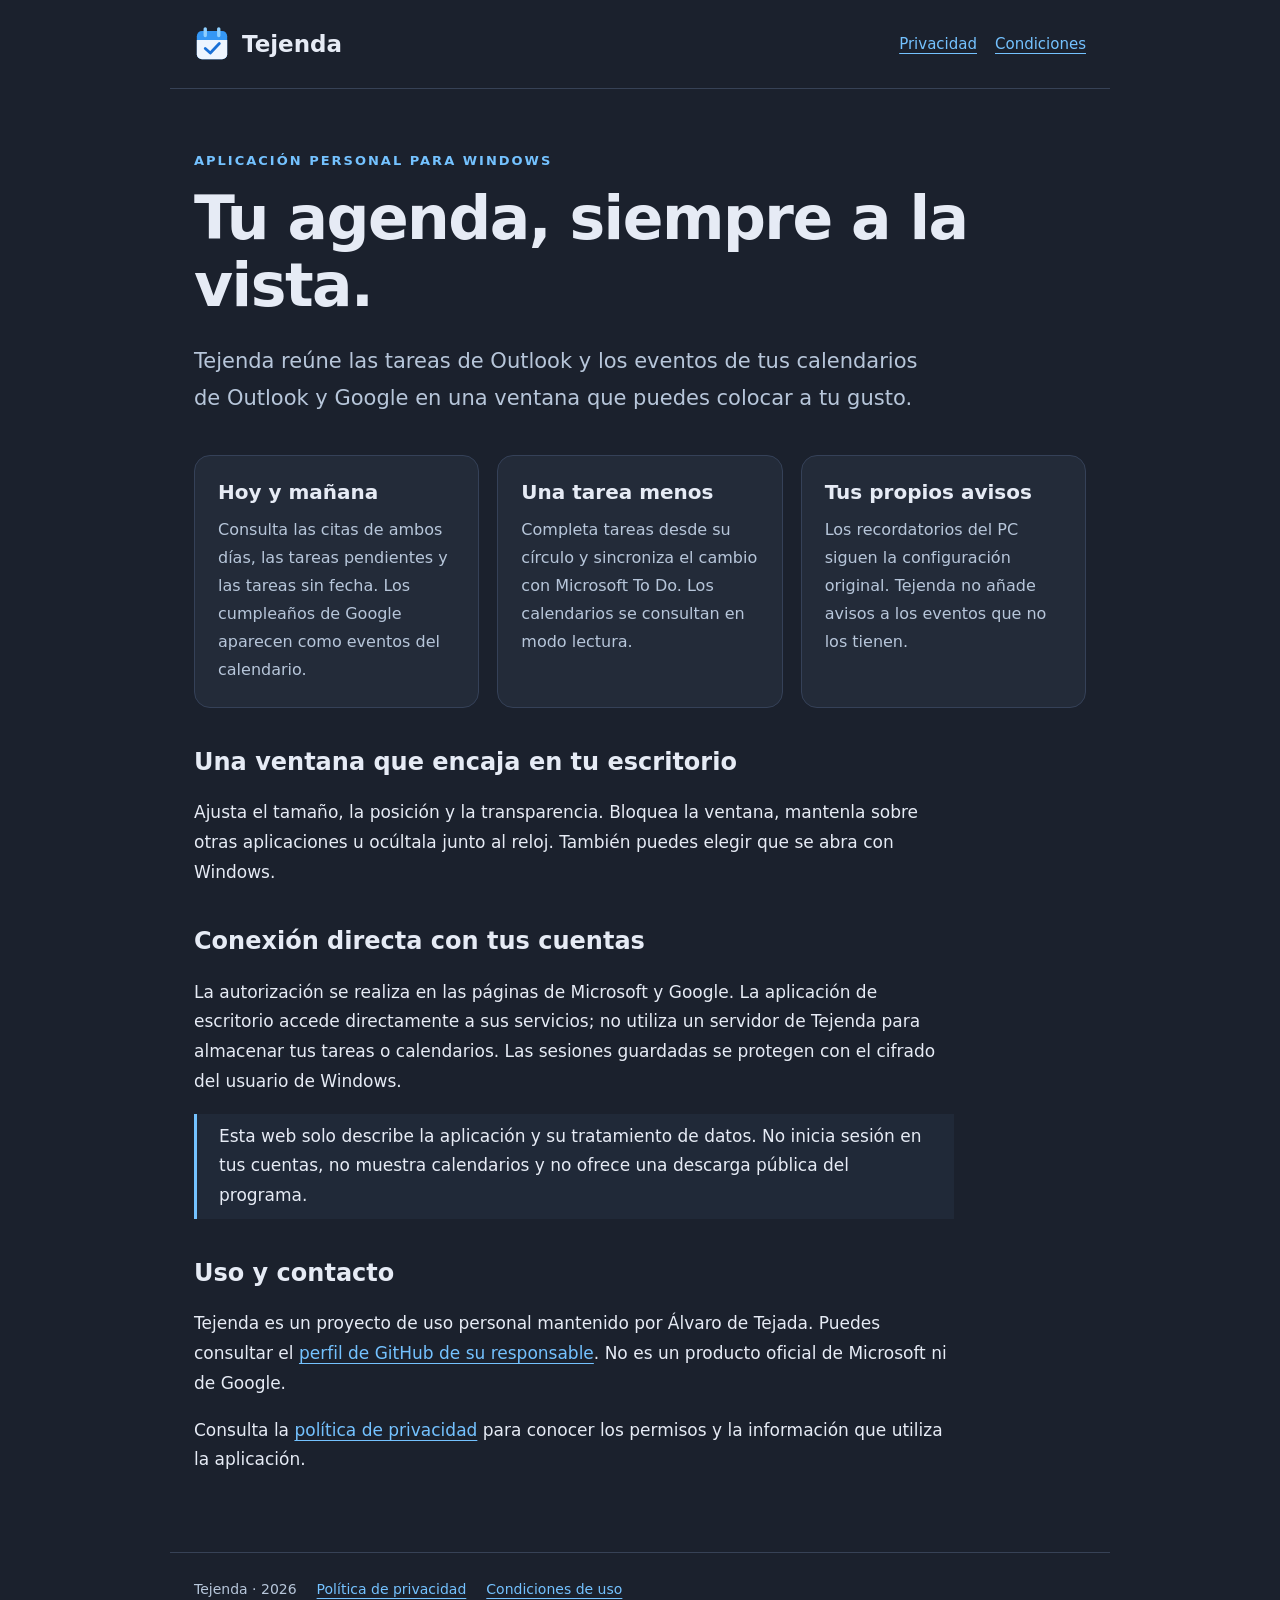
<file: index.html>
<!doctype html><html lang="es"><head><meta charset="utf-8"><meta name="viewport" content="width=device-width,initial-scale=1"><meta name="description" content="Tejenda: tareas de Outlook y calendarios de Outlook y Google en una ventana de Windows, con recordatorios de origen."><title>Tejenda · Tu agenda a la vista</title><link rel="stylesheet" href="style.css"></head><body>
<header><a class="brand" href="index.html"><svg viewBox="0 0 64 64" aria-hidden="true"><rect x="5" y="9" width="54" height="50" rx="9" fill="#3597f5"/><path d="M5 25h54v25a9 9 0 0 1-9 9H14a9 9 0 0 1-9-9" fill="#edf5ff"/><path d="M20 5v12M44 5v12" stroke="#8ecfff" stroke-width="6" stroke-linecap="round"/><path d="m20 40 9 8 16-17" fill="none" stroke="#1970d7" stroke-width="5" stroke-linecap="round" stroke-linejoin="round"/></svg>Tejenda</a><nav aria-label="Principal"><a href="privacidad.html">Privacidad</a><a href="condiciones.html">Condiciones</a></nav></header>
<main><span class="tag">Aplicación personal para Windows</span><h1>Tu agenda, siempre a la vista.</h1><p class="lead">Tejenda reúne las tareas de Outlook y los eventos de tus calendarios de Outlook y Google en una ventana que puedes colocar a tu gusto.</p>
<div class="grid"><section class="card"><h2>Hoy y mañana</h2><p>Consulta las citas de ambos días, las tareas pendientes y las tareas sin fecha. Los cumpleaños de Google aparecen como eventos del calendario.</p></section><section class="card"><h2>Una tarea menos</h2><p>Completa tareas desde su círculo y sincroniza el cambio con Microsoft To Do. Los calendarios se consultan en modo lectura.</p></section><section class="card"><h2>Tus propios avisos</h2><p>Los recordatorios del PC siguen la configuración original. Tejenda no añade avisos a los eventos que no los tienen.</p></section></div>
<h2>Una ventana que encaja en tu escritorio</h2><p>Ajusta el tamaño, la posición y la transparencia. Bloquea la ventana, mantenla sobre otras aplicaciones u ocúltala junto al reloj. También puedes elegir que se abra con Windows.</p>
<h2>Conexión directa con tus cuentas</h2><p>La autorización se realiza en las páginas de Microsoft y Google. La aplicación de escritorio accede directamente a sus servicios; no utiliza un servidor de Tejenda para almacenar tus tareas o calendarios. Las sesiones guardadas se protegen con el cifrado del usuario de Windows.</p>
<p class="note">Esta web solo describe la aplicación y su tratamiento de datos. No inicia sesión en tus cuentas, no muestra calendarios y no ofrece una descarga pública del programa.</p>
<h2>Uso y contacto</h2><p>Tejenda es un proyecto de uso personal mantenido por Álvaro de Tejada. Puedes consultar el <a href="https://github.com/Tejada70">perfil de GitHub de su responsable</a>. No es un producto oficial de Microsoft ni de Google.</p><p>Consulta la <a href="privacidad.html">política de privacidad</a> para conocer los permisos y la información que utiliza la aplicación.</p></main><footer><span>Tejenda · 2026</span><a href="privacidad.html">Política de privacidad</a><a href="condiciones.html">Condiciones de uso</a></footer></body></html>
</file>
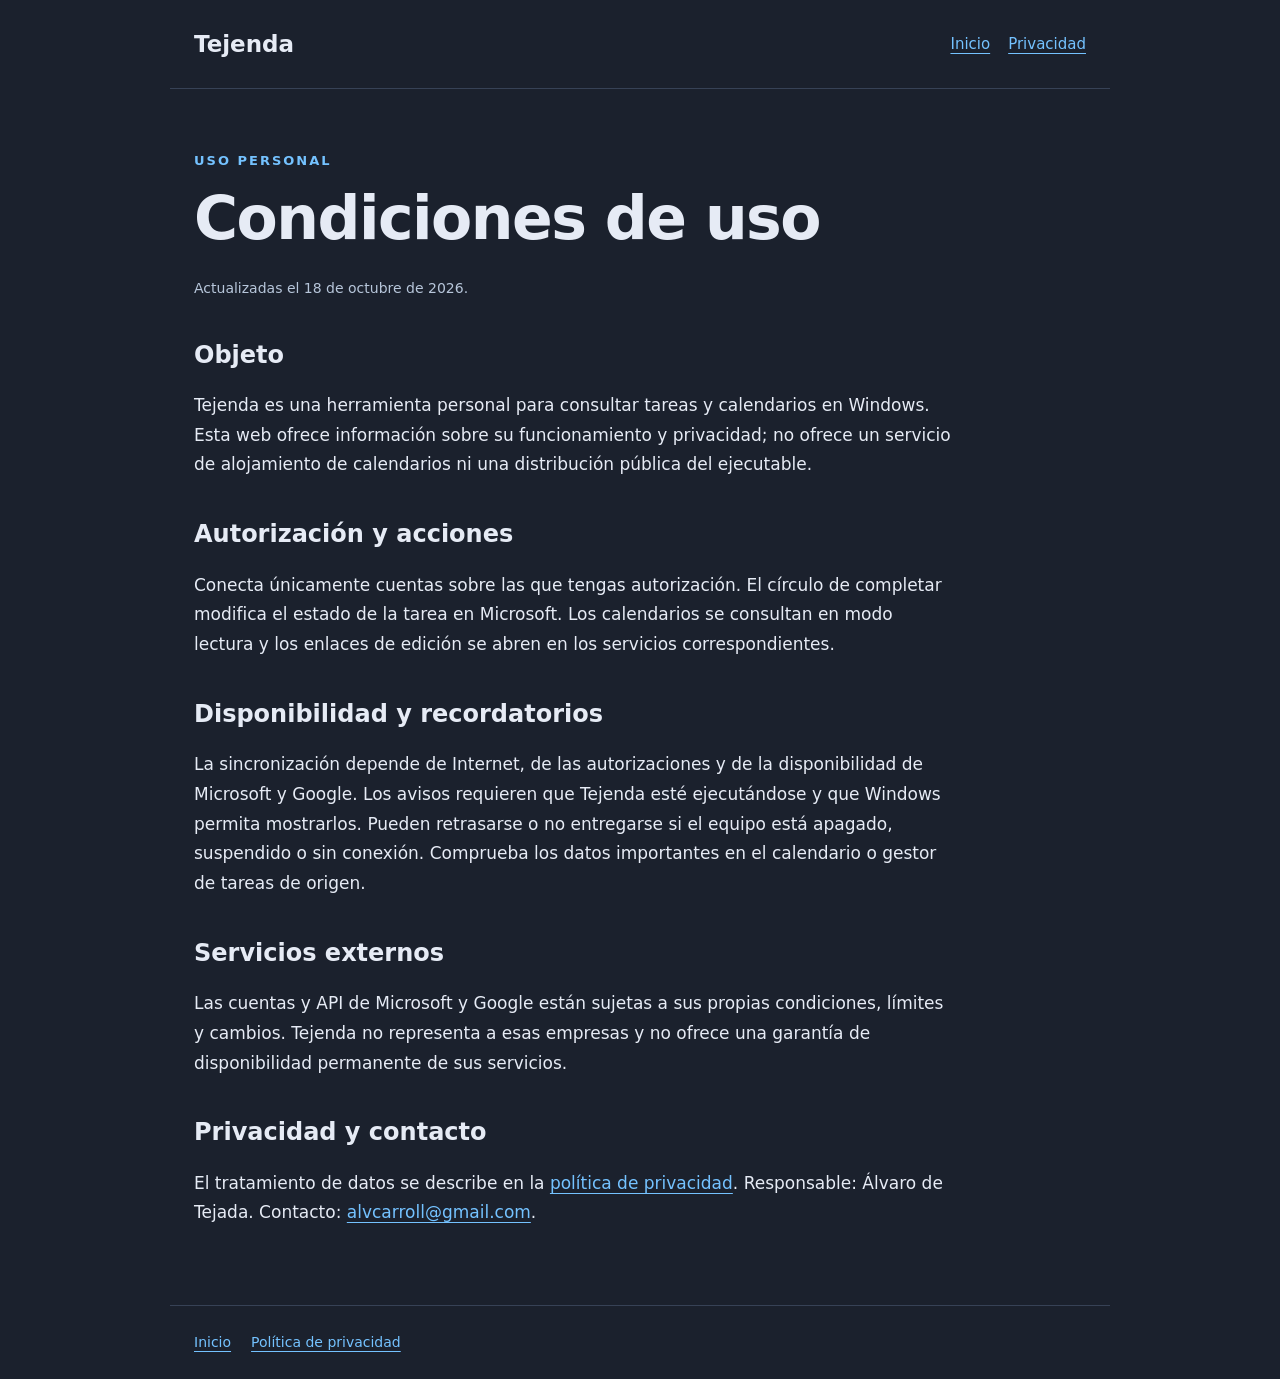
<file: condiciones.html>
<!doctype html><html lang="es"><head><meta charset="utf-8"><meta name="viewport" content="width=device-width,initial-scale=1"><title>Condiciones · Tejenda</title><link rel="stylesheet" href="style.css"></head><body><header><a class="brand" href="index.html">Tejenda</a><nav aria-label="Principal"><a href="index.html">Inicio</a><a href="privacidad.html">Privacidad</a></nav></header><main><span class="tag">Uso personal</span><h1>Condiciones de uso</h1><p class="updated">Actualizadas el 18 de octubre de 2026.</p><h2>Objeto</h2><p>Tejenda es una herramienta personal para consultar tareas y calendarios en Windows. Esta web ofrece información sobre su funcionamiento y privacidad; no ofrece un servicio de alojamiento de calendarios ni una distribución pública del ejecutable.</p><h2>Autorización y acciones</h2><p>Conecta únicamente cuentas sobre las que tengas autorización. El círculo de completar modifica el estado de la tarea en Microsoft. Los calendarios se consultan en modo lectura y los enlaces de edición se abren en los servicios correspondientes.</p><h2>Disponibilidad y recordatorios</h2><p>La sincronización depende de Internet, de las autorizaciones y de la disponibilidad de Microsoft y Google. Los avisos requieren que Tejenda esté ejecutándose y que Windows permita mostrarlos. Pueden retrasarse o no entregarse si el equipo está apagado, suspendido o sin conexión. Comprueba los datos importantes en el calendario o gestor de tareas de origen.</p><h2>Servicios externos</h2><p>Las cuentas y API de Microsoft y Google están sujetas a sus propias condiciones, límites y cambios. Tejenda no representa a esas empresas y no ofrece una garantía de disponibilidad permanente de sus servicios.</p><h2>Privacidad y contacto</h2><p>El tratamiento de datos se describe en la <a href="privacidad.html">política de privacidad</a>. Responsable: Álvaro de Tejada. Contacto: <a href="mailto:alvcarroll@gmail.com">alvcarroll@gmail.com</a>.</p></main><footer><a href="index.html">Inicio</a><a href="privacidad.html">Política de privacidad</a></footer></body></html>
</file>
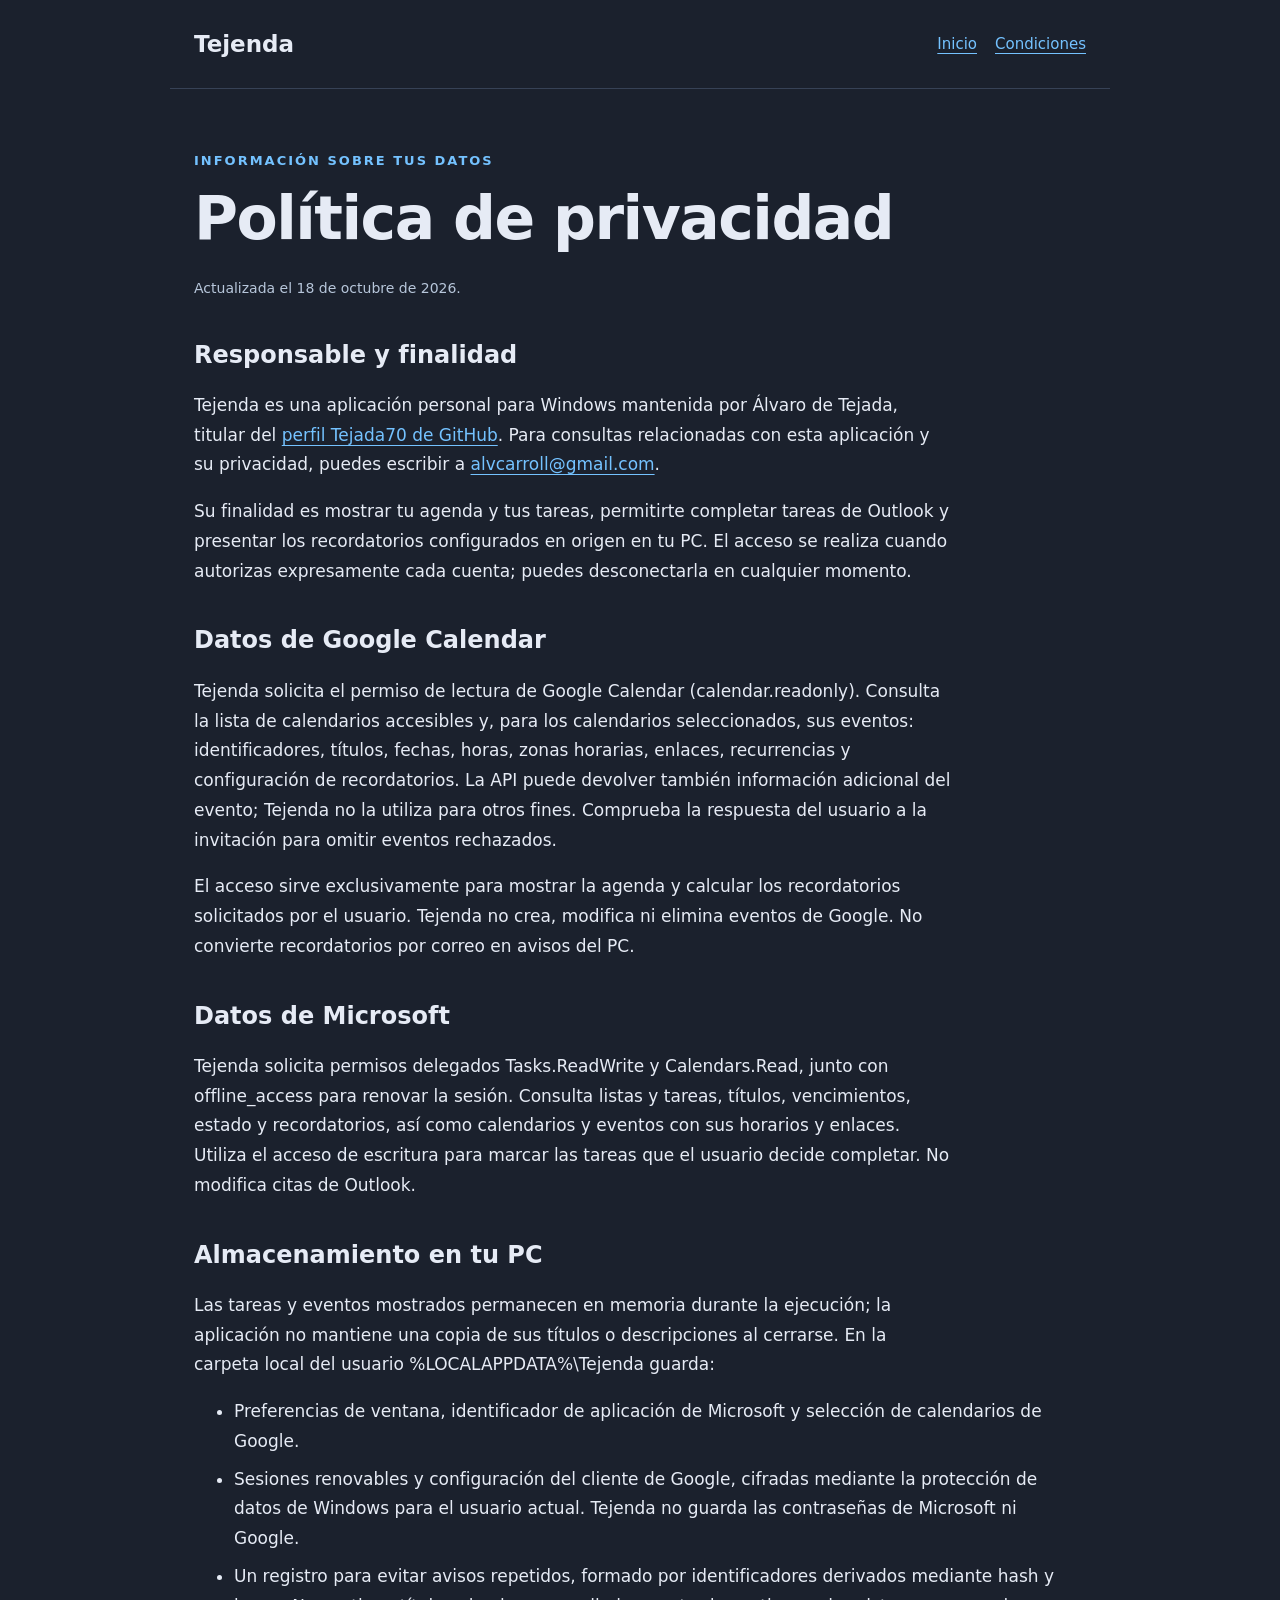
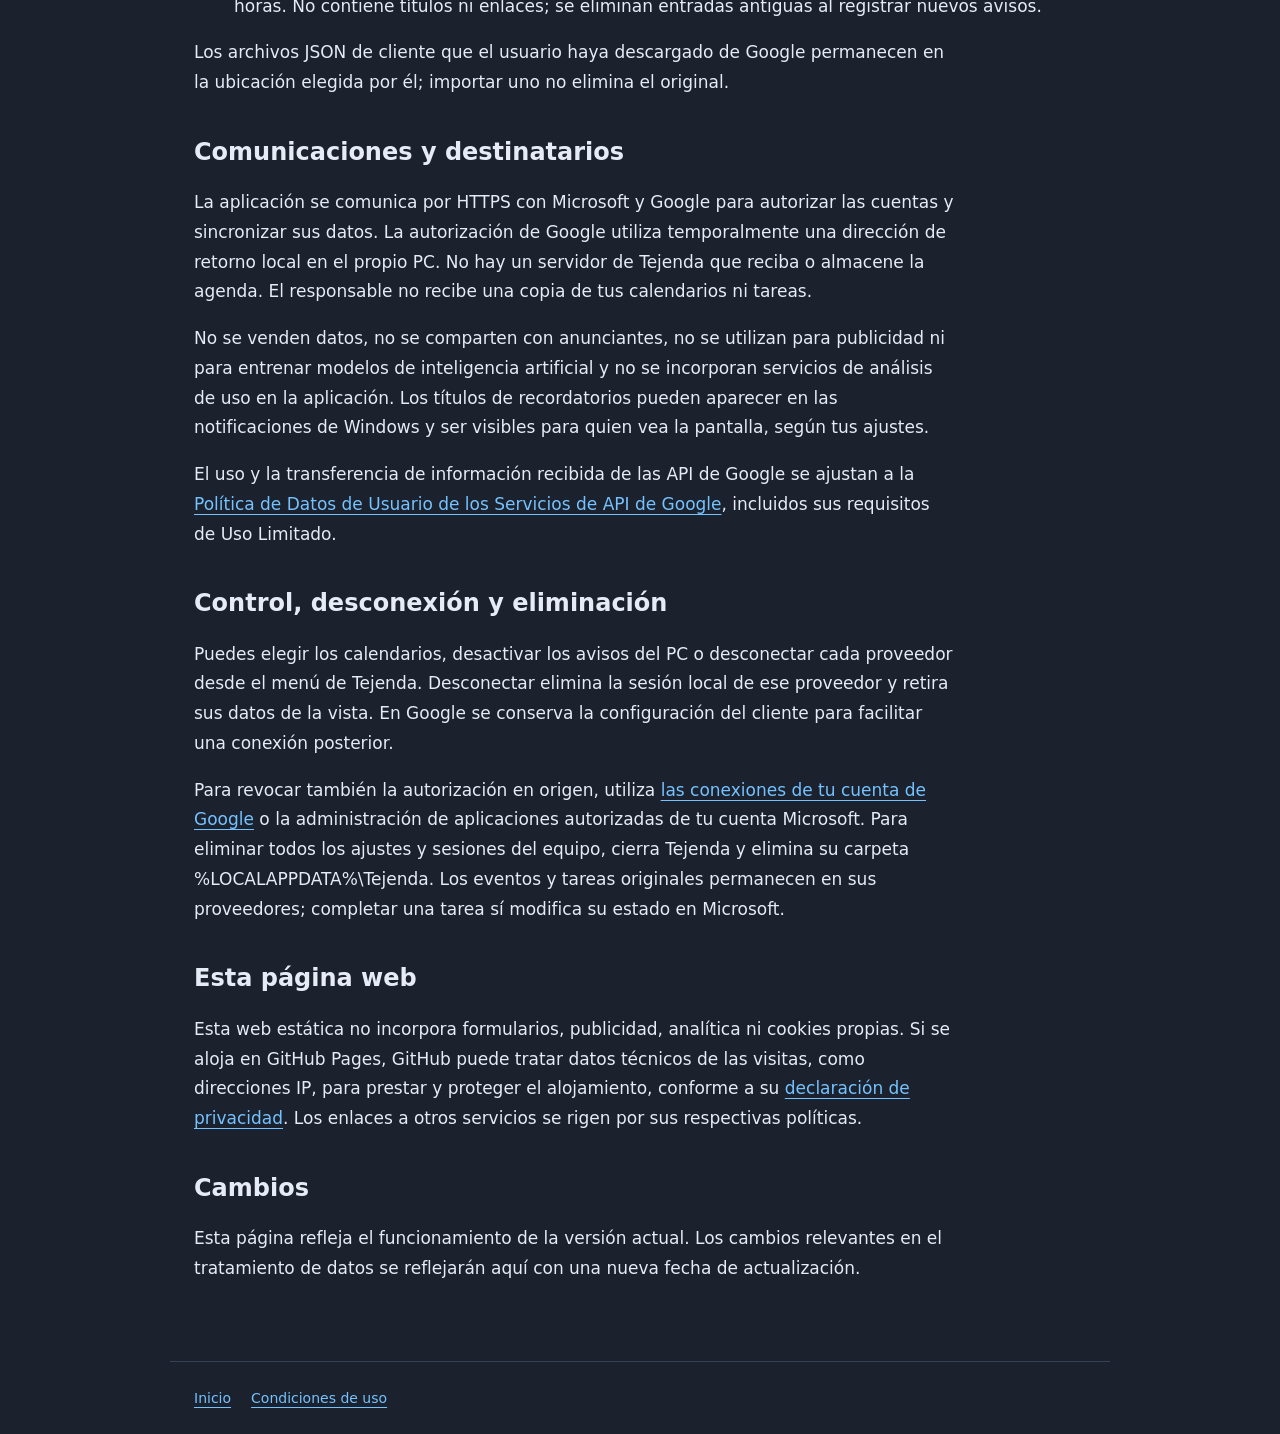
<file: privacidad.html>
<!doctype html><html lang="es"><head><meta charset="utf-8"><meta name="viewport" content="width=device-width,initial-scale=1"><title>Privacidad · Tejenda</title><link rel="stylesheet" href="style.css"></head><body><header><a class="brand" href="index.html">Tejenda</a><nav aria-label="Principal"><a href="index.html">Inicio</a><a href="condiciones.html">Condiciones</a></nav></header><main><span class="tag">Información sobre tus datos</span><h1>Política de privacidad</h1><p class="updated">Actualizada el 18 de octubre de 2026.</p>
<h2>Responsable y finalidad</h2><p>Tejenda es una aplicación personal para Windows mantenida por Álvaro de Tejada, titular del <a href="https://github.com/Tejada70">perfil Tejada70 de GitHub</a>. Para consultas relacionadas con esta aplicación y su privacidad, puedes escribir a <a href="mailto:alvcarroll@gmail.com">alvcarroll@gmail.com</a>.</p><p>Su finalidad es mostrar tu agenda y tus tareas, permitirte completar tareas de Outlook y presentar los recordatorios configurados en origen en tu PC. El acceso se realiza cuando autorizas expresamente cada cuenta; puedes desconectarla en cualquier momento.</p>
<h2>Datos de Google Calendar</h2><p>Tejenda solicita el permiso de lectura de Google Calendar (calendar.readonly). Consulta la lista de calendarios accesibles y, para los calendarios seleccionados, sus eventos: identificadores, títulos, fechas, horas, zonas horarias, enlaces, recurrencias y configuración de recordatorios. La API puede devolver también información adicional del evento; Tejenda no la utiliza para otros fines. Comprueba la respuesta del usuario a la invitación para omitir eventos rechazados.</p><p>El acceso sirve exclusivamente para mostrar la agenda y calcular los recordatorios solicitados por el usuario. Tejenda no crea, modifica ni elimina eventos de Google. No convierte recordatorios por correo en avisos del PC.</p>
<h2>Datos de Microsoft</h2><p>Tejenda solicita permisos delegados Tasks.ReadWrite y Calendars.Read, junto con offline_access para renovar la sesión. Consulta listas y tareas, títulos, vencimientos, estado y recordatorios, así como calendarios y eventos con sus horarios y enlaces. Utiliza el acceso de escritura para marcar las tareas que el usuario decide completar. No modifica citas de Outlook.</p>
<h2>Almacenamiento en tu PC</h2><p>Las tareas y eventos mostrados permanecen en memoria durante la ejecución; la aplicación no mantiene una copia de sus títulos o descripciones al cerrarse. En la carpeta local del usuario %LOCALAPPDATA%\Tejenda guarda:</p><ul><li>Preferencias de ventana, identificador de aplicación de Microsoft y selección de calendarios de Google.</li><li>Sesiones renovables y configuración del cliente de Google, cifradas mediante la protección de datos de Windows para el usuario actual. Tejenda no guarda las contraseñas de Microsoft ni Google.</li><li>Un registro para evitar avisos repetidos, formado por identificadores derivados mediante hash y horas. No contiene títulos ni enlaces; se eliminan entradas antiguas al registrar nuevos avisos.</li></ul><p>Los archivos JSON de cliente que el usuario haya descargado de Google permanecen en la ubicación elegida por él; importar uno no elimina el original.</p>
<h2>Comunicaciones y destinatarios</h2><p>La aplicación se comunica por HTTPS con Microsoft y Google para autorizar las cuentas y sincronizar sus datos. La autorización de Google utiliza temporalmente una dirección de retorno local en el propio PC. No hay un servidor de Tejenda que reciba o almacene la agenda. El responsable no recibe una copia de tus calendarios ni tareas.</p><p>No se venden datos, no se comparten con anunciantes, no se utilizan para publicidad ni para entrenar modelos de inteligencia artificial y no se incorporan servicios de análisis de uso en la aplicación. Los títulos de recordatorios pueden aparecer en las notificaciones de Windows y ser visibles para quien vea la pantalla, según tus ajustes.</p><p>El uso y la transferencia de información recibida de las API de Google se ajustan a la <a href="https://developers.google.com/terms/api-services-user-data-policy">Política de Datos de Usuario de los Servicios de API de Google</a>, incluidos sus requisitos de Uso Limitado.</p>
<h2>Control, desconexión y eliminación</h2><p>Puedes elegir los calendarios, desactivar los avisos del PC o desconectar cada proveedor desde el menú de Tejenda. Desconectar elimina la sesión local de ese proveedor y retira sus datos de la vista. En Google se conserva la configuración del cliente para facilitar una conexión posterior.</p><p>Para revocar también la autorización en origen, utiliza <a href="https://myaccount.google.com/connections">las conexiones de tu cuenta de Google</a> o la administración de aplicaciones autorizadas de tu cuenta Microsoft. Para eliminar todos los ajustes y sesiones del equipo, cierra Tejenda y elimina su carpeta %LOCALAPPDATA%\Tejenda. Los eventos y tareas originales permanecen en sus proveedores; completar una tarea sí modifica su estado en Microsoft.</p>
<h2>Esta página web</h2><p>Esta web estática no incorpora formularios, publicidad, analítica ni cookies propias. Si se aloja en GitHub Pages, GitHub puede tratar datos técnicos de las visitas, como direcciones IP, para prestar y proteger el alojamiento, conforme a su <a href="https://docs.github.com/en/site-policy/privacy-policies/github-general-privacy-statement">declaración de privacidad</a>. Los enlaces a otros servicios se rigen por sus respectivas políticas.</p>
<h2>Cambios</h2><p>Esta página refleja el funcionamiento de la versión actual. Los cambios relevantes en el tratamiento de datos se reflejarán aquí con una nueva fecha de actualización.</p></main><footer><a href="index.html">Inicio</a><a href="condiciones.html">Condiciones de uso</a></footer></body></html>
</file>
<file: style.css>
:root{color-scheme:dark;--bg:#1b212d;--card:#232b39;--ink:#e6ebf5;--muted:#b7c6da;--blue:#74c2ff}*{box-sizing:border-box}body{margin:0;background:var(--bg);color:var(--ink);font:17px/1.75 system-ui,-apple-system,"Segoe UI",sans-serif}a{color:var(--blue);text-underline-offset:4px}a:hover{color:white}a:focus-visible{outline:3px solid var(--blue);outline-offset:5px}header,main,footer{max-width:940px;margin:auto;padding:24px}header{display:flex;align-items:center;justify-content:space-between;gap:22px;border-bottom:1px solid #374256}nav{display:flex;flex-wrap:wrap;gap:18px;font-size:15px}.brand{display:flex;gap:12px;align-items:center;font-weight:750;font-size:23px;color:var(--ink);text-decoration:none}.brand svg{width:36px;height:36px;flex-shrink:0}main{padding-top:56px;padding-bottom:60px}h1{font-size:clamp(36px,6vw,60px);line-height:1.12;letter-spacing:-1.5px;margin:10px 0 24px;max-width:800px}h2{font-size:24px;line-height:1.35;margin-top:38px}p{max-width:760px}.lead{font-size:21px;color:var(--muted);max-width:750px}.tag{font-size:13px;font-weight:700;text-transform:uppercase;letter-spacing:2px;color:var(--blue)}.grid{display:grid;grid-template-columns:repeat(3,1fr);gap:18px;margin:38px 0}.card{padding:23px;background:var(--card);border:1px solid #354158;border-radius:16px}.card h2{margin:0 0 10px;font-size:20px}.card p{margin:0;color:var(--muted);font-size:16px}.note{border-left:3px solid var(--blue);padding:8px 22px;background:#202938}.updated,footer{color:var(--muted);font-size:14px}footer{border-top:1px solid #374256;display:flex;gap:20px;flex-wrap:wrap}li{margin-bottom:8px}@media(max-width:660px){header{align-items:flex-start;flex-direction:column}.grid{grid-template-columns:1fr}main{padding-top:32px}h1{letter-spacing:-.8px}}
</file>
